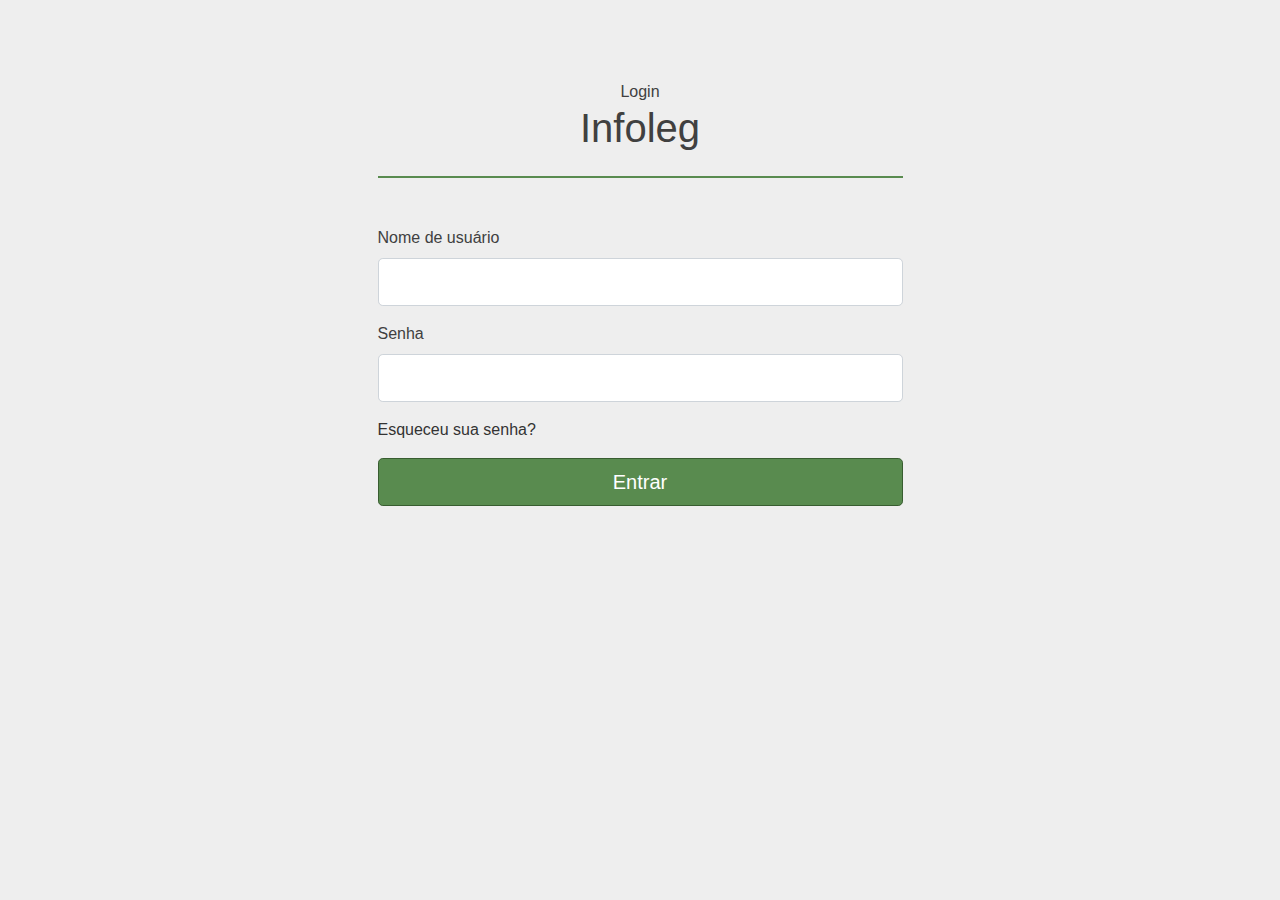
<file: login.html>
<!doctype html>
<html lang="pt-br">

  <head>
    <!-- Required meta tags -->
    <meta charset="utf-8">
    <meta name="viewport" content="width=device-width, initial-scale=1, shrink-to-fit=no">

    <!-- Bootstrap CSS -->
    <link rel="stylesheet" href="https://stackpath.bootstrapcdn.com/bootstrap/4.4.1/css/bootstrap.min.css">
    <link rel="stylesheet" href="css/style.css">
    <title>Login</title>
  </head>
  <body>
      <div class="container">
          <div class="row page-login">
              <div class="col-sm-12 col-md-6 offset-md-3">
                <span class="page-subtitle">Login</span>
                <h1 class="page-title">Infoleg</h1>
                <form>
                    <div class="form-group">
                      <label for="inputName">Nome de usuário</label>
                      <input type="text" name="inputName" required="required" class="form-control form-control-lg" id="inputName" aria-describedby="inputName">
                    </div>
                    <div class="form-group">
                      <label for="inputPassword">Senha</label>
                      <input type="password" name="inputPassword" required="required" class="form-control form-control-lg" id="inputPassword">
                    </div>
                    <div class="form-group">
                      <a href="#">Esqueceu sua senha?</a> 
                    </div>
                    <a href="pages/lista-reuniao.html" class="btn btn-block btn-lg btn-infoleg">Entrar</a>
                </form>
              </div>
          </div>
      </div>

    <!-- Optional JavaScript -->
    <!-- jQuery first, then Popper.js, then Bootstrap JS -->
    <script src="https://code.jquery.com/jquery-3.4.1.slim.min.js"></script>
    <script src="https://stackpath.bootstrapcdn.com/bootstrap/4.4.1/js/bootstrap.min.js"></script>
  </body>
</file>
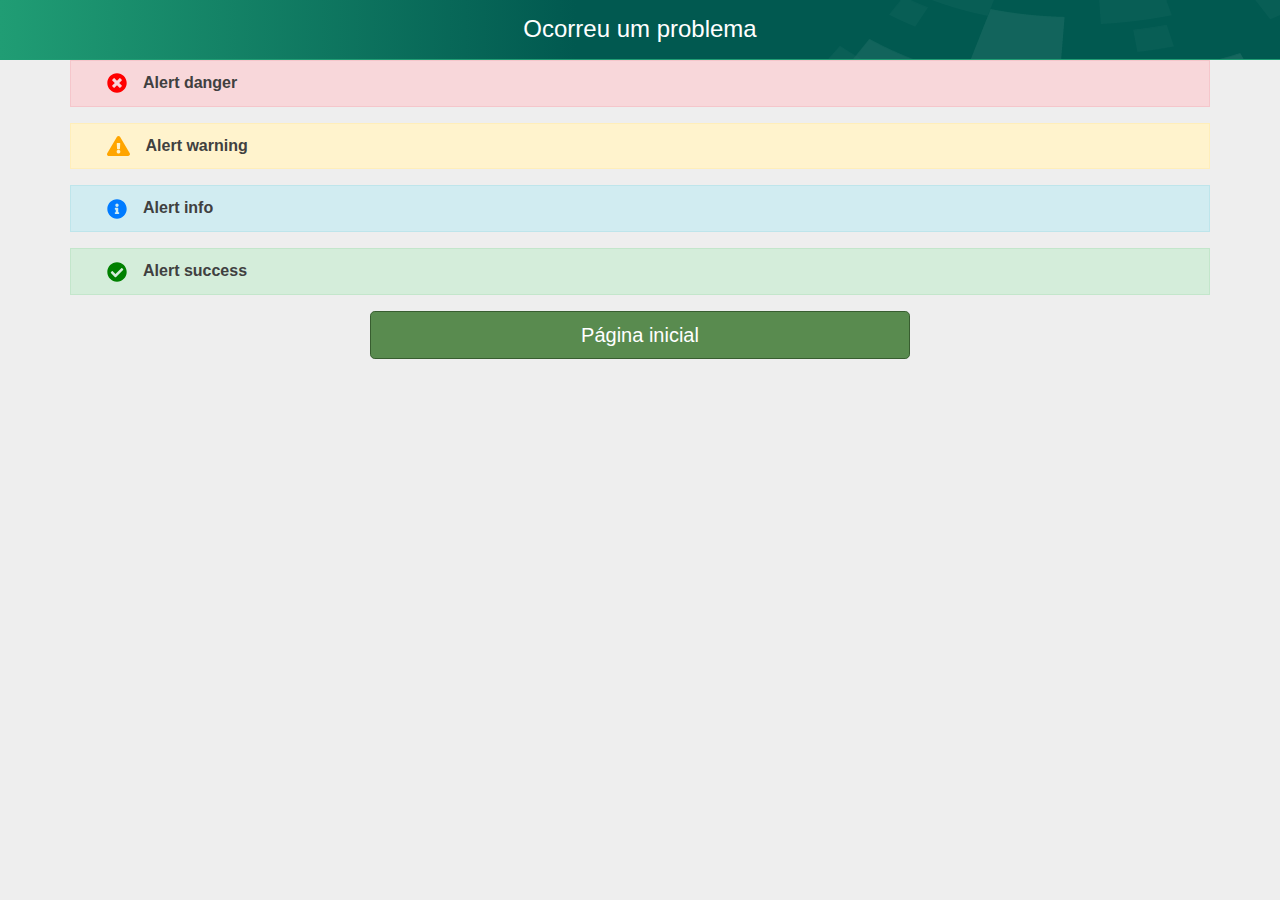
<file: pages/erro-generico.html>
<!doctype html>
<html lang="pt-br">

  <head>
    <!-- Required meta tags -->
    <meta charset="utf-8">
    <meta name="viewport" content="width=device-width, initial-scale=1, shrink-to-fit=no">

    <!-- Bootstrap CSS -->
    <link rel="stylesheet" href="https://stackpath.bootstrapcdn.com/bootstrap/4.4.1/css/bootstrap.min.css">
    <link rel="stylesheet" href="../css/style.css">
    <title>Registrar Voto</title>
  </head>
  <body>
    <div class="header">
      <h1 class="header__title header__title--center">
        Ocorreu um problema
      </h1>
    </div>
    <div class="container-sm">
        <div class="row">
          <div class="col-sm-12 page__margin-top">
            <div class="alert alert-danger no-border-radius" role="alert">
                <img src="../images/times-circle-solid.svg" alt="Imagem icone erro" class="message-alert erro-ckeck__icon" aria-hidden="true">
                <p class="result-text__title">Alert danger</p>
            </div>

            <div class="alert alert-warning no-border-radius" role="alert">
                <img src="../images/exclamation-triangle-solid.svg" alt="Imagem icone alerta" class="message-alert warning-triangle__icon" aria-hidden="true">
                <p class="result-text__title">Alert warning</p>
            </div>

            <div class="alert alert-info no-border-radius" role="alert">
                <img src="../images/info-circle-solid.svg" alt="Imagem icone informação" class="message-alert info-circle__icon" aria-hidden="true">
                <p class="result-text__title">Alert info</p>
            </div>

            <div class="alert alert-success no-border-radius" role="alert">
                <img src="../images/check-circle-solid.svg" alt="Imagem icone sucesso" class="message-alert ckeck-circle__icon" aria-hidden="true">
                <p class="result-text__title">Alert success</p>
            </div>
          </div>
        </div>
        <div class="row">
          <div class="col-sm-12 col-md-6 offset-md-3">
            <a href="lista-reuniao.html" class="btn btn-block btn-lg btn-infoleg">Página inicial</a>
          </div>
        </div>
    </div>

    <!-- Optional JavaScript -->
    <!-- jQuery first, then Popper.js, then Bootstrap JS -->
    <script src="https://code.jquery.com/jquery-3.4.1.slim.min.js"></script>
    <script src="https://stackpath.bootstrapcdn.com/bootstrap/4.4.1/js/bootstrap.min.js"></script>
  </body>
</file>
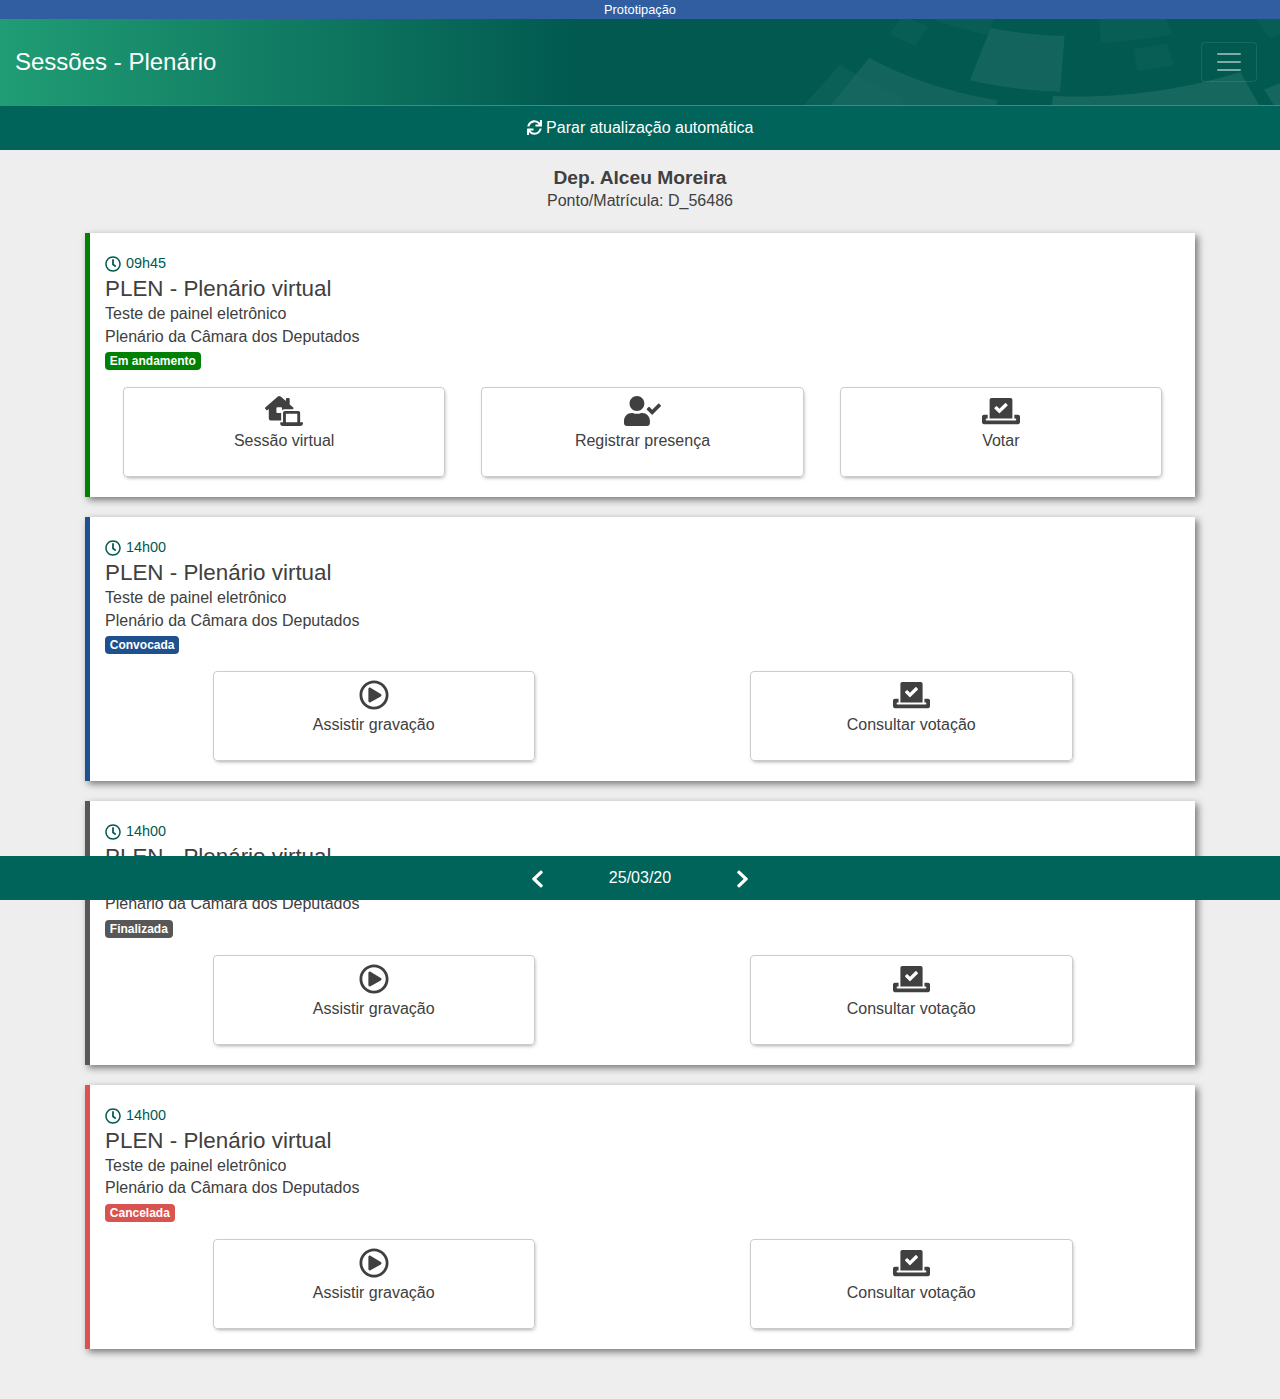
<file: pages/lista-reuniao.html>
<!doctype html>
<html lang="pt-br">
  <head>
    <!-- Required meta tags -->
    <meta charset="utf-8">
    <meta name="viewport" content="width=device-width, initial-scale=1, shrink-to-fit=no">

    <!-- Bootstrap CSS -->
    <link rel="stylesheet" href="https://stackpath.bootstrapcdn.com/bootstrap/4.4.1/css/bootstrap.min.css">
    <link rel="stylesheet" href="../css/style.css">
    <title>Sessão Plenário</title>
  </head>
  <body>
    <div class="status-aplicacao">
      <span class="status-aplicacao__prototipacao">Prototipação</span>
    </div>
    <div class="header">
      <h1 class="header__title">Sessões - Plenário</h1>
      <nav class="navbar navbar-dark">
        <button class="navbar-toggler" type="button" data-toggle="collapse" data-target="#navbarToggleExternalContent" aria-controls="navbarToggleExternalContent" aria-expanded="false" aria-label="Toggle navigation">
          <span class="navbar-toggler-icon"></span>
        </button>
      </nav>
    </div>

    <div class="navbar-infoleg collapse" id="navbarToggleExternalContent">
      <ul class="nav-list">
        <li class="nav-item">
          <img src="../images/code-solid.svg" alt="Icone exibir informações do dispositivo" class="subheader__icon">
          <a href="#" class="header__link-sair">Exibir informações do dispositivo</a>
        </li>
        <li class="nav-item">
          <img src="../images/sign-out-alt-solid.svg" alt="Icone sair" class="subheader__icon">
          <a href="../login.html" class="header__link-sair">Sair</a>
        </li>
      </ul>
    </div>

    <div class="subheader">
      <a href="#" class="subheader__link" onclick="changeImage()">
        <img id="update-data" src="../images/sync-solid.svg" alt="star stop icons" class="subheader__icon animate"> <span id="stop-play">Parar</span> atualização automática
      </a>
    </div>
    <div class="container-sm">
        <div class="row">
            <div class="col-md-12">
              <h6 class="dep-name dep-name__home">Dep. Alceu Moreira</h6>
              <p class="dep-registration">Ponto/Matrícula: D_56486</p>
              
              <ul class="cards-list">
                <li class="card-sessoes card-sessoes__ongoing">
                  <p class="card-sessoes__hora"><img src="../images/clock-regular.svg" alt="Ícone hora" class="card-sessoes__icon card-sessoes__icon--mini" aria-hidden="true">  09h45</p>
                  <h2 class="card-sessoes__title">PLEN - Plenário virtual</h2>
                  <p class="card-sessoes__text">Teste de painel eletrônico</p>
                  <p class="card-sessoes__text">Plenário da Câmara dos Deputados</p>
                  <span class="badge badge-primary badge--ongoing">Em andamento</span>
                  <div class="card-botoes">
                    <a href="#" class="card-botao">
                      <img src="../images/laptop-house-solid.svg" alt="" class="card-botao__icon" aria-hidden="true">
                      <p class="card-botao__text">Sessão virtual</p>
                    </a>
                    <a href="registrar-presenca-sucesso.html" class="card-botao">
                      <img src="../images/user-check-solid.svg" alt="" class="card-botao__icon" aria-hidden="true">
                      <p class="card-botao__text">Registrar presença</p>
                    </a>
                    <a href="votar.html" class="card-botao">
                      <img src="../images/vote-yea-solid.svg" alt="" class="card-botao__icon" aria-hidden="true">
                      <p class="card-botao__text">Votar</p>
                    </a>
                  </div>
                </li>

                <li class="card-sessoes card-sessoes__invoked">
                  <p class="card-sessoes__hora"><img src="../images/clock-regular.svg" alt="Ícone hora" class="card-sessoes__icon card-sessoes__icon--mini" aria-hidden="true">  14h00</p>
                  <h2 class="card-sessoes__title">PLEN - Plenário virtual</h2>
                  <p class="card-sessoes__text">Teste de painel eletrônico</p>
                  <p class="card-sessoes__text">Plenário da Câmara dos Deputados</p>
                  <span class="badge badge-primary badge--invoked">Convocada</span>
                  <div class="card-botoes">
                    <a href="#"  class="card-botao">
                      <img src="../images/play-circle-regular.svg" alt="" class="card-botao__icon" aria-hidden="true">
                      <p class="card-botao__text">Assistir gravação</p>
                    </a>
                    <a href="#"  class="card-botao">
                      <img src="../images/vote-yea-solid.svg" alt="" class="card-botao__icon" aria-hidden="true">
                      <p class="card-botao__text">Consultar votação</p>
                    </a>
                  </div>
                </li>

                <li class="card-sessoes card-sessoes__finished">
                  <p class="card-sessoes__hora"><img src="../images/clock-regular.svg" alt="Ícone hora" class="card-sessoes__icon card-sessoes__icon--mini" aria-hidden="true">  14h00</p>
                  <h2 class="card-sessoes__title">PLEN - Plenário virtual</h2>
                  <p class="card-sessoes__text">Teste de painel eletrônico</p>
                  <p class="card-sessoes__text">Plenário da Câmara dos Deputados</p>
                  <span class="badge badge-primary badge--finished">Finalizada</span>
                  <div class="card-botoes">
                    <a href="#"  class="card-botao">
                      <img src="../images/play-circle-regular.svg" alt="" class="card-botao__icon" aria-hidden="true">
                      <p class="card-botao__text">Assistir gravação</p>
                    </a>
                    <a href="#"  class="card-botao">
                      <img src="../images/vote-yea-solid.svg" alt="" class="card-botao__icon" aria-hidden="true">
                      <p class="card-botao__text">Consultar votação</p>
                    </a>
                  </div>
                </li>

                <li class="card-sessoes card-sessoes__cancelled">
                  <p class="card-sessoes__hora"><img src="../images/clock-regular.svg" alt="Ícone hora" class="card-sessoes__icon card-sessoes__icon--mini" aria-hidden="true">  14h00</p>
                  <h2 class="card-sessoes__title">PLEN - Plenário virtual</h2>
                  <p class="card-sessoes__text">Teste de painel eletrônico</p>
                  <p class="card-sessoes__text">Plenário da Câmara dos Deputados</p>
                  <span class="badge badge-primary badge--cancelled">Cancelada</span>
                  <div class="card-botoes">
                    <a href="#"  class="card-botao">
                      <img src="../images/play-circle-regular.svg" alt="" class="card-botao__icon" aria-hidden="true">
                      <p class="card-botao__text">Assistir gravação</p>
                    </a>
                    <a href="#"  class="card-botao">
                      <img src="../images/vote-yea-solid.svg" alt="" class="card-botao__icon" aria-hidden="true">
                      <p class="card-botao__text">Consultar votação</p>
                    </a>
                  </div>
                </li>
              </ul>
            </div>
        </div>
    </div>
    <div class="footer">
      <a class="footer__button footer__button--anterior">
        <img src="../images/chevron-left-solid.svg" alt="Dia anterior" class="footer__icon" aria-hidden="true">
        <span class="sr-only">Dia anterior</span>
      </a>
      <a href="#" class="footer__link-data">25/03/20</a>
      <a class="footer__button footer__button--proximo">
        <img src="../images/chevron-right-solid.svg" alt="Próximo dia" class="footer__icon" aria-hidden="true">
        <span class="sr-only">Próximo dia</span>
      </a>
    </div>

    <script>
        let textLink = document.getElementById('stop-play');
        let imgChange = document.getElementById('update-data');
        let hasClass = imgChange.classList.contains("animate");
        
        let changeImage = function (){    
          if (hasClass === true){        
            imgChange.src = '../images/play-circle-solid.svg';
            imgChange.classList.remove("subheader__icon","animate");
            imgChange.classList.add("play-sync__icon");
            textLink.innerHTML = "Iniciar";
            hasClass = false;
          }else{
            imgChange.src = '../images/sync-solid.svg';
            imgChange.classList.remove("play-sync__icon");
            imgChange.classList.add("subheader__icon", "animate");
            textLink.innerHTML = "Parar";
            hasClass = true;
          }
        }
    </script>

    <!-- Optional JavaScript -->
    <!-- jQuery first, then Popper.js, then Bootstrap JS -->
    <script src="https://code.jquery.com/jquery-3.4.1.slim.min.js"></script>
    <script src="https://stackpath.bootstrapcdn.com/bootstrap/4.4.1/js/bootstrap.min.js"></script>
  </body>
</html>
</file>
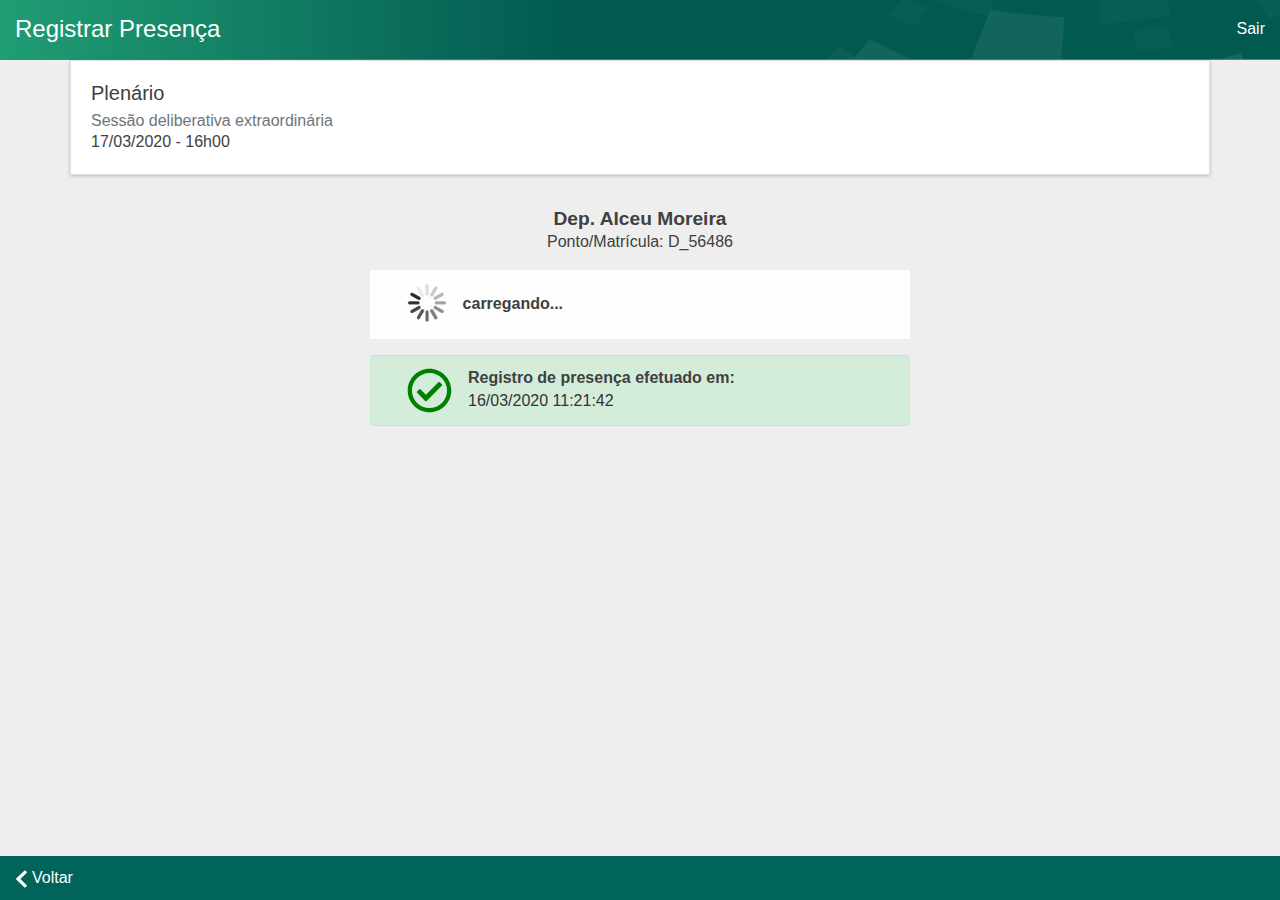
<file: pages/registrar-presenca-sucesso.html>
<!doctype html>
<html lang="pt-br">

  <head>
    <!-- Required meta tags -->
    <meta charset="utf-8">
    <meta name="viewport" content="width=device-width, initial-scale=1, shrink-to-fit=no">

    <!-- Bootstrap CSS -->
    <link rel="stylesheet" href="https://stackpath.bootstrapcdn.com/bootstrap/4.4.1/css/bootstrap.min.css">
    <link rel="stylesheet" href="../css/style.css">
    <title>Registrar Presença</title>
  </head>
  <body>
    <div class="header">
      <h1 class="header__title">
        Registrar Presença
      </h1>
      <a href="../login.html" class="header__link-sair">Sair</a>
    </div>
    <div class="container-sm">
        <div class="row">
          <div class="col-sm-12 page__margin-top">
            <div class="card card-session">
                <div class="card-body">
                    <h5 class="card-title">Plenário</h5>
                    <h6 class="card-subtitle text-muted">Sessão deliberativa extraordinária</h6>
                    <p class="card-text">17/03/2020 - 16h00</p>
                </div>
            </div>
          </div>

          <div class="col-sm-12 col-md-6 offset-md-3">
            <h6 class="dep-name">Dep. Alceu Moreira</h6>
            <p class="dep-registration">Ponto/Matrícula: D_56486</p>


            <div class="col-sm-12 page__margin-top text-center">
              <div class="alert alert-light no-border-radius" role="alert">
                  <img src="../images/loading.gif" alt="Imagem icone carregando" class="message-alert loading-circle__icon" aria-hidden="true">
                  <p class="result-text__title">carregando...</p>
              </div>
            </div>

            <div class="alert alert-success" role="alert">
                <img src="../images/check-circle-regular.svg" alt="Imagem icone sucesso" class="success-ckeck__icon" aria-hidden="true">
                <p class="result-text__title">Registro de presença efetuado em:</p>
                <p class="result-text">16/03/2020 11:21:42</p>
            </div>
          </div>
        </div>
    </div>
    <div class="footer footer--back">
      <a href="lista-reuniao.html" class="footer__button footer__button--anterior">
        <img src="../images/chevron-left-solid.svg" alt="Ícone voltar" class="footer__icon" aria-hidden="true"> Voltar
      </a>
    </div>

    <!-- Optional JavaScript -->
    <!-- jQuery first, then Popper.js, then Bootstrap JS -->
    <script src="https://code.jquery.com/jquery-3.4.1.slim.min.js"></script>
    <script src="https://stackpath.bootstrapcdn.com/bootstrap/4.4.1/js/bootstrap.min.js"></script>
  </body>
</file>
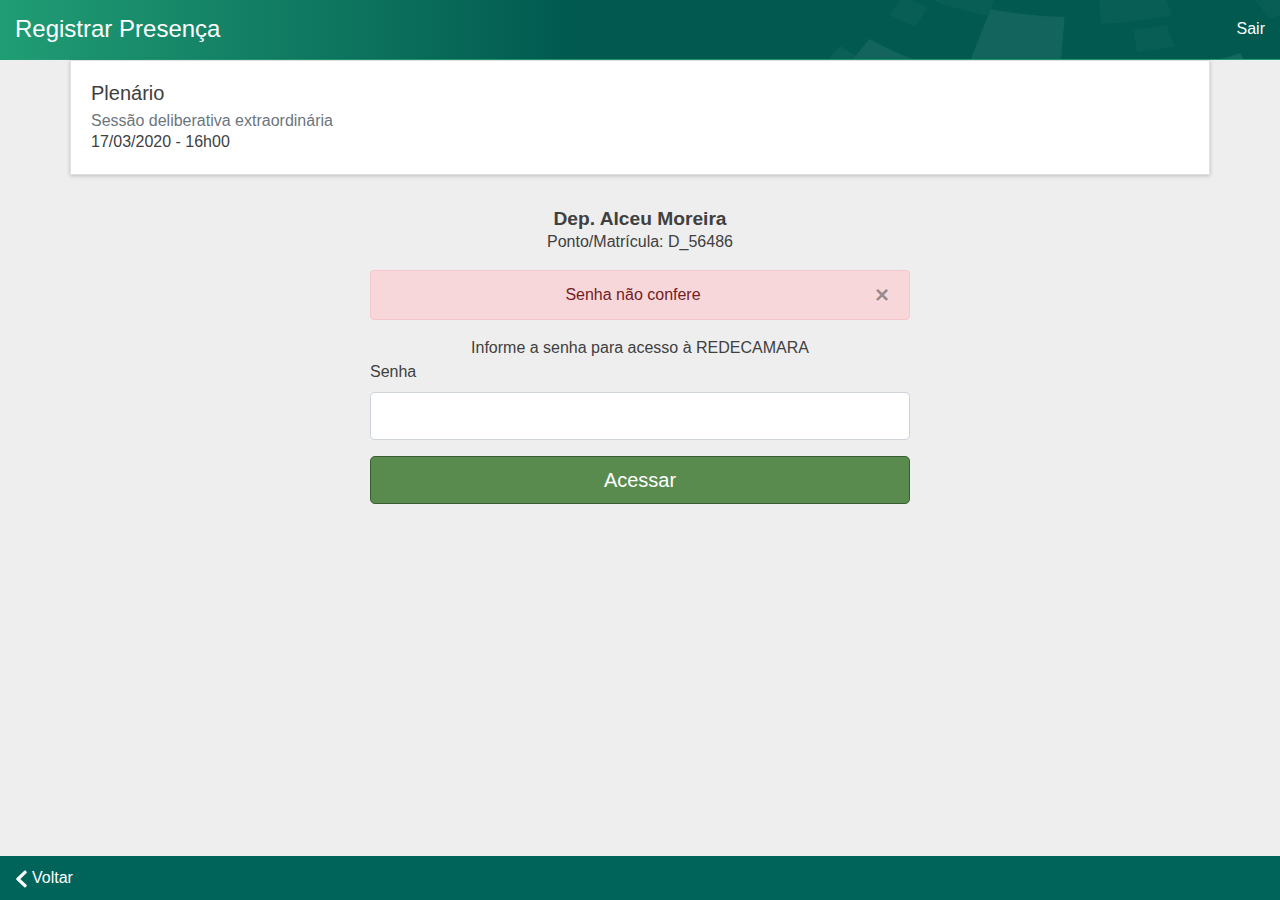
<file: pages/registrar-presenca.html>
<!doctype html>
<html lang="pt-br">

  <head>
    <!-- Required meta tags -->
    <meta charset="utf-8">
    <meta name="viewport" content="width=device-width, initial-scale=1, shrink-to-fit=no">

    <!-- Bootstrap CSS -->
    <link rel="stylesheet" href="https://stackpath.bootstrapcdn.com/bootstrap/4.4.1/css/bootstrap.min.css">
    <link rel="stylesheet" href="../css/style.css">
    <title>Registrar Presença</title>
  </head>
  <body>
    <div class="header">
      <h1 class="header__title">
        Registrar Presença
      </h1>
      <a href="../login.html" class="header__link-sair">Sair</a>
    </div>
    <div class="container-sm">
      <div class="row">
        <div class="col-sm-12 page__margin-top">
          <div class="card card-session">
              <div class="card-body">
                  <h5 class="card-title">Plenário</h5>
                  <h6 class="card-subtitle text-muted">Sessão deliberativa extraordinária</h6>
                  <p class="card-text">17/03/2020 - 16h00</p>
              </div>
          </div>
        </div>
        <div class="col-sm-12 col-md-6 offset-md-3">
          <h6 class="dep-name">Dep. Alceu Moreira</h6>
          <p class="dep-registration">Ponto/Matrícula: D_56486</p>
          <form>
              <div class="alert alert-danger text-center" role="alert">
                  Senha não confere
                  <button type="button" class="close" data-dismiss="alert" aria-label="Close">
                      <span aria-hidden="true">&times;</span>
                  </button>
              </div>
              <div class="form-group">
                <div class="text-center">Informe a senha para acesso à REDECAMARA</div>
                <label for="inputPassword">Senha</label>
                <input type="password" name="inputPassword" required="required" class="form-control form-control-lg" id="inputPassword">
              </div>
              <a href="registrar-presenca-sucesso.html" class="btn btn-block btn-lg btn-infoleg">Acessar</a>
          </form>
        </div>
      </div>
    </div>
    <div class="footer footer--back">
      <a href="lista-reuniao.html" class="footer__button footer__button--anterior">
        <img src="../images/chevron-left-solid.svg" alt="Ícone voltar" class="footer__icon" aria-hidden="true"> Voltar
      </a>
    </div>
    <!-- Optional JavaScript -->
    <!-- jQuery first, then Popper.js, then Bootstrap JS -->
    <script src="https://code.jquery.com/jquery-3.4.1.slim.min.js"></script>
    <script src="https://stackpath.bootstrapcdn.com/bootstrap/4.4.1/js/bootstrap.min.js"></script>
  </body>
</file>
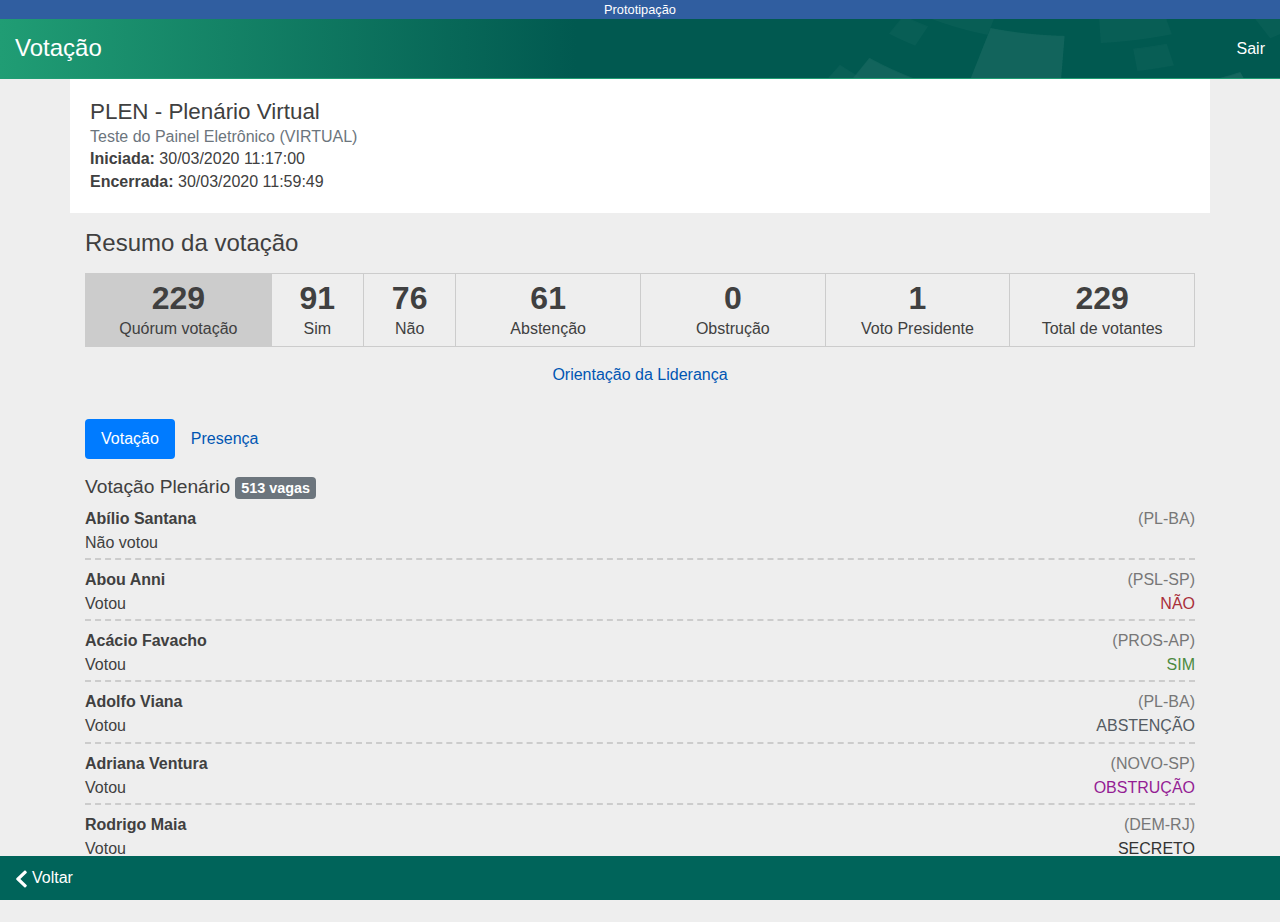
<file: pages/resultado-votacao.html>
<!doctype html>
<html lang="pt-br">

  <head>
    <!-- Required meta tags -->
    <meta charset="utf-8">
    <meta name="viewport" content="width=device-width, initial-scale=1, shrink-to-fit=no">

    <!-- Bootstrap CSS -->
    <link rel="stylesheet" href="https://stackpath.bootstrapcdn.com/bootstrap/4.4.1/css/bootstrap.min.css">
    <link rel="stylesheet" href="../css/style.css">
    <title>Resultado da votação</title>
  </head>
  <body>
    <div class="status-aplicacao">
        <span class="status-aplicacao__prototipacao">Prototipação</span>
    </div>

    <div class="header">
      <h1 class="header__title">Votação</h1>
      <a href="../login.html" class="header__link-sair">Sair</a>
    </div>

    <div class="container">
        <div class="row">
            <div class="col-12 page__margin-top">
                <div class="card-session">
                    <div class="card-session-body">
                        <h2 class="card-sessoes__title">PLEN - Plenário Virtual</h2>
                        <h3 class="card-sessoes__text text-muted">Teste do Painel Eletrônico (VIRTUAL)</h3>
                        <p class="card-sessoes__text"><strong>Iniciada:</strong> 30/03/2020 11:17:00</p>
                        <p class="card-sessoes__text"><strong>Encerrada:</strong> 30/03/2020 11:59:49</p>
                    </div>
                </div>
            </div>
        </div>
        <h3 class="vote-title-coluns">Resumo da votação</h3>
        <ul class="row row-cols-2">
            <li class="col-12 col-md-2 container-votes">
                <div class="panel-votes">
                    <p class="panel-votes-num">229</p>
                    <p class="panel-votes-text">Quórum votação</p>
                </div>
            </li>
            <li class="col-6 col-md-1 container-votes">
                <div class="panel-votes">
                    <p class="panel-votes-num">91</p>
                    <p class="panel-votes-text">Sim</p>
                </div>
            </li>
            <li class="col-6 col-md-1 container-votes">
                <div class="panel-votes">
                    <p class="panel-votes-num">76</p>
                    <p class="panel-votes-text">Não</p>
                </div>
            </li>
            <li class="col-6 col-md-2 container-votes">
                <div class="panel-votes">
                    <p class="panel-votes-num">61</p>
                    <p class="panel-votes-text">Abstenção</p>
                </div>
            </li>
            <li class="col-6 col-md-2 container-votes">
                <div class="panel-votes">
                    <p class="panel-votes-num">0</p>
                    <p class="panel-votes-text">Obstrução</p>
                </div>
            </li>
            <li class="col-6 col-md-2 container-votes">
                <div class="panel-votes">
                    <p class="panel-votes-num">1</p>
                    <p class="panel-votes-text">Voto Presidente</p>
                </div>
            </li>
            <li class="col-6 col-md-2 container-votes">
                <div class="panel-votes">
                    <p class="panel-votes-num">229</p>
                    <p class="panel-votes-text">Total de votantes</p>
                </div>
            </li>
        </ul>
        <div>
            <p class="orientacao-lideranca">
                <a class="orientacao-lideranca__link" data-toggle="collapse" href="#collapseExample" role="button" aria-expanded="false" aria-controls="collapseExample"> Orientação da Liderança</a>
            </p>
            <div class="collapse" id="collapseExample">
                <ul class="row row-cols-2 voting-result__list">
                    <li class="col-6 col-md-2 voting-result__item">
                        <p class="voting-result__item-vote">PT</p>
                        <span class="text-vote__sim">Sim</span>
                    </li>
                    <li class="col-6 col-md-2 voting-result__item">
                        <p class="voting-result__item-vote">PSL</p>
                        <span class="text-vote__sim">Sim</span>
                    </li>
                    <li class="col-6 col-md-2 voting-result__item">
                        <p class="voting-result__item-vote">PL</p>
                        <span class="text-vote__nao">Não</span>
                    </li>
                    <li class="col-6 col-md-2 voting-result__item">
                        <p class="voting-result__item-vote">PP</p>
                        <span class="text-vote__nao">Não</span>
                    </li>
                    <li class="col-6 col-md-2 voting-result__item">
                        <p class="voting-result__item-vote">PSD</p>
                        <span class="text-vote__abstencao">Abstenção</span>
                    </li>
                    <li class="col-6 col-md-2 voting-result__item">
                        <p class="voting-result__item-vote">MDB</p>
                        <span class="text-vote__abstencao">Abstenção</span>
                    </li>
                    <li class="col-6 col-md-2 voting-result__item">
                        <p class="voting-result__item-vote">PSDB</p>
                        <span class="text-vote__sim">Sim</span>
                    </li>
                    <li class="col-6 col-md-2 voting-result__item">
                        <p class="voting-result__item-vote">REPUBLICANOS</p>
                        <span class="text-vote__liberado">Liberado</span>
                    </li>
                    <li class="col-6 col-md-2 voting-result__item">
                        <p class="voting-result__item-vote">PSB</p>
                        <span class="text-vote__liberado">Liberado</span>
                    </li>
                    <li class="col-6 col-md-2 voting-result__item">
                        <p class="voting-result__item-vote">PDT</p>
                        <span class="text-vote__liberado">Liberado</span>
                    </li>
                    <li class="col-6 col-md-2 voting-result__item">
                        <p class="voting-result__item-vote">DEM</p>
                        <span class="text-vote__liberado">Liberado</span>
                    </li>
                    <li class="col-6 col-md-2 voting-result__item">
                        <p class="voting-result__item-vote">SOLIDARIEDADE</p>
                        <span class="text-vote__liberado">Liberado</span>
                    </li>
                    <li class="col-6 col-md-2 voting-result__item">
                        <p class="voting-result__item-vote">PTB</p>
                        <span class="text-vote__liberado">Liberado</span>
                    </li>
                    <li class="col-6 col-md-2 voting-result__item">
                        <p class="voting-result__item-vote">PODE</p>
                        <span class="text-vote__liberado">Liberado</span>
                    </li>
                    <li class="col-6 col-md-2 voting-result__item">
                        <p class="voting-result__item-vote">PSOL</p>
                        <span class="text-vote__obstrucao">Obstrução</span>
                    </li>
                    <li class="col-6 col-md-2 voting-result__item">
                        <p class="voting-result__item-vote">PROS</p>
                        <span class="text-vote__liberado">Liberado</span>
                    </li>
                    <li class="col-6 col-md-2 voting-result__item">
                        <p class="voting-result__item-vote">PSC</p>
                        <span class="text-vote__liberado">Liberado</span>
                    </li>
                    <li class="col-6 col-md-2 voting-result__item">
                        <p class="voting-result__item-vote">CIDADANIA</p>
                        <span class="text-vote__liberado">Liberado</span>
                    </li>
                    <li class="col-6 col-md-2 voting-result__item">
                        <p class="voting-result__item-vote">PCdoB</p>
                        <span class="text-vote__liberado">Liberado</span>
                    </li>
                    <li class="col-6 col-md-2 voting-result__item">
                        <p class="voting-result__item-vote">NOVO</p>
                        <span class="text-vote__liberado">Liberado</span>
                    </li>
                    <li class="col-6 col-md-2 voting-result__item">
                        <p class="voting-result__item-vote">AVANTE</p>
                        <span class="text-vote__liberado">Liberado</span>
                    </li>
                    <li class="col-6 col-md-2 voting-result__item">
                        <p class="voting-result__item-vote">PATRIOTA</p>
                        <span class="text-vote__liberado">Liberado</span>
                    </li>
                    <li class="col-6 col-md-2 voting-result__item">
                        <p class="voting-result__item-vote">PV</p>
                        <span class="text-vote__liberado">Liberado</span>
                    </li>
                    <li class="col-6 col-md-2 voting-result__item">
                        <p class="voting-result__item-vote">REDE</p>
                        <span class="text-vote__liberado">Liberado</span>
                    </li>
                    <li class="col-6 col-md-2 voting-result__item">
                        <p class="voting-result__item-vote">MAIORIA</p>
                        <span class="text-vote__obstrucao">Obstrução</span>
                    </li>
                    <li class="col-6 col-md-2 voting-result__item">
                        <p class="voting-result__item-vote">MINORIA</p>
                        <span class="text-vote__obstrucao">Obstrução</span>
                    </li>
                    <li class="col-6 col-md-2 voting-result__item">
                        <p class="voting-result__item-vote">GOVERNO</p>
                        <span class="text-vote__liberado">Liberado</span>
                    </li>
                </ul>
            </div>
        </div>

        <div class="row voting-result-container">
            <div class="col-12">
                <ul class="nav nav-pills" id="myTab" role="tablist">
                    <li class="nav-item">
                        <a class="nav-link__vote nav-link active" id="votos-tab" data-toggle="tab" href="#votos" role="tab" aria-controls="votos" aria-selected="false">Votação</a>
                    </li>
                    <li class="nav-item">
                        <a class="nav-link__vote nav-link" id="presenca-tab" data-toggle="tab" href="#presenca" role="tab" aria-controls="presenca" aria-selected="true">Presença</a>
                    </li>
                </ul>
                
                <div class="tab-content" id="myTabContent">
                    <div class="tab-pane fade show active" id="votos" role="tabpanel" aria-labelledby="votos-tab">
                        <div class="row">
                            <div class="col-12">
                                <h4 class="tab__title">Votação Plenário <span class="badge badge-secondary">513 vagas</span></h4>
                            </div>
                            <ul class="col-12 tab__list">
                                <li class="tab__item  tab__item-vote">
                                    <p class="tab__item-name">
                                        Abílio Santana <span class="tab__item-partido">(PL-BA)</span>
                                    </p>
                                    <p>Não votou</p>
                                </li>
                                
                                <li class="tab__item tab__item-vote">
                                    <p class="tab__item-name">
                                        Abou Anni <span class="tab__item-partido">(PSL-SP)</span>
                                    </p>
                                    <p>Votou <span class="text-vote__nao">NÃO</span></p>
                                </li>
                            
                                <li class="tab__item tab__item-vote">
                                    <p class="tab__item-name">
                                        Acácio Favacho <span class="tab__item-partido">(PROS-AP)</span>
                                    </p>
                                    <p>Votou <span class="text-vote__sim">SIM</span></p>
                                </li>

                                <li class="tab__item tab__item-vote">
                                    <p class="tab__item-name">
                                        Adolfo Viana <span class="tab__item-partido">(PL-BA)</span>
                                    </p>
                                    <p>Votou <span class="text-vote__abstencao">ABSTENÇÃO</span></p>
                                </li>

                                <li class="tab__item tab__item-vote">
                                    <p class="tab__item-name">
                                        Adriana Ventura <span class="tab__item-partido">(NOVO-SP)</span>
                                    </p>
                                    <p>Votou<span class="text-vote__obstrucao">OBSTRUÇÃO</span></p>
                                </li>

                                <li class="tab__item tab__item-vote">
                                    <p class="tab__item-name">
                                        Rodrigo Maia <span class="tab__item-partido">(DEM-RJ)</span>
                                    </p>
                                    <p>Votou<span class="text-vote__presidente">SECRETO</span></p>
                                </li>
                            </ul>
                        </div>
                    </div>
                    
                    <div class="tab-pane fade" id="presenca" role="tabpanel" aria-labelledby="presenca-tab">
                        <div class="row">
                            <div class="col-12">
                                <h4 class="tab__title">CCJC - Comissão de Constituição e Justiça e Cidadania</h4>
                                <p class="tab__subtitle-legend">
                                   <span><span class="badge badge-dark">63</span> <strong>Quórum</strong></span>
                                   <span><span class="badge-titular"></span> Titular</span>
                                   <span><span class="badge-suplente"></span> Suplente</span>
                                </p>
                            </div>
                            <ul class="col-12 tab__list">
                                <li class="tab__item">
                                    <p class="tab__bloco">
                                        <span class="tab__bloco--partido">
                                            <span>Bloco - </span>
                                            <span>PT</span>
                                        </span>
                                        <span class="tab__bloco-vagas">(3 Vagas)</span>
                                    </p>
                                    <ul class="tab__parlamentares">
                                        <li class="parlamentar-titular__container">
                                            <span class="parlamentar-titular">
                                                <span class="badge-titular"></span>
                                                <span class="nome-titular">Alessandro Molon</span>
                                            </span>
                                            <span class="data-voto">
                                                <span class="data-voto__data">01/04/14</span>
                                                <span class="data-voto__hora">15:34</span>
                                                <span class="data-voto__contabilizado">(*)</span>
                                            </span>
                                        </li>
                                        <li class="parlamentar-suplente__container">
                                            <span class="parlamentar-suplente">
                                                <span class="badge-suplente"></span>
                                                <span class="nome-suplente">Efraim Filho</span>
                                            </span>
                                            <span class="data-voto">
                                                <span class="data-voto__data">01/04/14</span>
                                                <span class="data-voto__hora">15:27</span>
                                                <span class="data-voto__nao-contabilizado">(-)</span>
                                            </span>
                                        </li>
                                        <li class="parlamentar-titular__container">
                                            <span class="parlamentar-titular">
                                                <span class="badge-titular"></span>
                                                <span class="nome-titular">Cândido Vaccarezza</span>
                                            </span>
                                            <span class="data-voto">
                                                <span class="data-voto__data">01/04/14</span>
                                                <span class="data-voto__hora">15:34</span>
                                                <span class="data-voto__contabilizado">(*)</span>
                                            </span>
                                        </li>
                                        <li class="parlamentar-suplente__container">
                                            <span class="parlamentar-suplente">
                                                <span class="badge-suplente"></span>
                                                <span class="nome-suplente">Fátima Bezerra</span>
                                            </span>
                                            <span class="data-voto">
                                                <span class="data-voto__data">01/04/14</span>
                                                <span class="data-voto__hora">15:27</span>
                                                <span class="data-voto__nao-contabilizado">(-)</span>
                                            </span>
                                        </li>
                                        <li class="parlamentar-titular__container">
                                            <span class="parlamentar-titular">
                                                <span class="badge-titular"></span>
                                                <span class="nome-titular">Décio Lima</span>
                                            </span>
                                            <span class="data-voto">
                                                <span class="data-voto__data">01/04/14</span>
                                                <span class="data-voto__hora">15:21</span>
                                                <span class="data-voto__contabilizado">(*)</span>
                                            </span>
                                        </li>
                                        <li class="parlamentar-suplente__container">
                                            <span class="parlamentar-suplente">
                                                <span class="badge-suplente"></span>
                                                <span class="nome-suplente">Francisco Chagas</span>
                                            </span>
                                            <span class="data-voto">
                                                <span class="data-voto__data">01/04/14</span>
                                                <span class="data-voto__hora">15:27</span>
                                                <span class="data-voto__nao-contabilizado">(-)</span>
                                            </span>
                                        </li>
                                    </ul>
                                </li>
                                <li class="tab__item">
                                    <p class="tab__bloco">
                                        <span class="tab__bloco--partido">
                                            <span>Bloco - </span>
                                            <span>PMDB</span>
                                        </span>
                                        <span class="tab__bloco-vagas">(2 Vagas)</span>
                                    </p>
                                    <ul class="tab__parlamentares">
                                        <li class="parlamentar-titular__container">
                                            <span class="parlamentar-titular">
                                                <span class="badge-titular"></span>
                                                <span class="nome-titular">Alceu Moreira</span>
                                            </span>
                                            <span class="data-voto">
                                                <span class="data-voto__data">01/04/14</span>
                                                <span class="data-voto__hora">15:11</span>
                                                <span class="data-voto__contabilizado">(*)</span>
                                            </span>
                                        </li>
                                        <li class="parlamentar-suplente__container">
                                            <span class="parlamentar-suplente">
                                                <span class="badge-suplente"></span>
                                                <span class="nome-suplente">Alberto Filho</span>
                                            </span>
                                            <span class="data-voto">
                                                <span class="data-voto__data">01/04/14</span>
                                                <span class="data-voto__hora">14:37</span>
                                                <span class="data-voto__nao-contabilizado">(*)</span>
                                            </span>
                                        </li>
                                        <li class="parlamentar-titular__container">
                                            <span class="parlamentar-titular">
                                                <span class="badge-titular"></span>
                                                <span class="nome-titular">Danilo Forte</span>
                                            </span>
                                            <span class="data-voto">
                                                <span class="data-voto__data">01/04/14</span>
                                                <span class="data-voto__hora">14:44</span>
                                                <span class="data-voto__contabilizado">(*)</span>
                                            </span>
                                        </li>
                                        <li class="parlamentar-suplente__container">
                                            <span class="parlamentar-suplente">
                                                <span class="badge-suplente"></span>
                                                <span class="nome-suplente">Amir Lando</span>
                                            </span>
                                            <span class="data-voto">
                                                <span class="data-voto__data">01/04/14</span>
                                                <span class="data-voto__hora">14:37</span>
                                                <span class="data-voto__nao-contabilizado"></span>
                                            </span>
                                        </li>
                                    </ul>
                                </li>
                            </ul>

                            <div class="col-12">
                                <p class="tab__legend">
                                    <span>Não membro(s) presente(s)</span>
                                    <ul class="tab__parlamentares">
                                        <li class="parlamentar-titular__container nao-membro">
                                            <span class="parlamentar-titular">
                                                <span class="nome-titular">Luiza Erundina</span>
                                                <span class="partido-titular">PSB-SP</span>
                                            </span>
                                            <span class="data-voto">
                                                <span class="data-voto__data">01/04/14</span>
                                                <span class="data-voto__hora">16:06</span>
                                                <span class="data-voto__contabilizado">(-)</span>
                                            </span>
                                        </li>
                                        <li class="parlamentar-titular__container nao-membro">
                                            <span class="parlamentar-titular">
                                                <span class="nome-titular">Rosane Ferreira</span>
                                                <span class="partido-titular">PV-PR</span>
                                            </span>
                                            <span class="data-voto">
                                                <span class="data-voto__data">01/04/14</span>
                                                <span class="data-voto__hora">14:29</span>
                                                <span class="data-voto__contabilizado">(-)</span>
                                            </span>
                                        </li>
                                        <li class="parlamentar-titular__container nao-membro">
                                            <span class="parlamentar-titular">
                                                <span class="nome-titular">Paulo Freire</span>
                                                <span class="partido-titular">PR-SP</span>
                                            </span>
                                            <span class="data-voto">
                                                <span class="data-voto__data">01/04/14</span>
                                                <span class="data-voto__hora">14:55</span>
                                                <span class="data-voto__contabilizado">(-)</span>
                                            </span>
                                        </li>
                                    </ul>
                                    <span class="tab__legend-status">
                                         <span class="tab__legend-status--title">Presenças</span>
                                         <span class="tab__legend-status--desc"><span class="text-muted">(*)</span> Contabilizada no quórum.</span>
                                         <span class="tab__legend-status--desc"><span class="text-muted">(-)</span> Não contabilizada por ultrapassar o total de vagas do partido/bloco.</span>
                                     </span>
                                 </p>
                            </div>
                        </div>
                    </div>
                </div>
            </div>
        </div>
    </div>

    <div class="footer footer--back">
      <a href="lista-reuniao.html" class="footer__button footer__button--anterior">
        <img src="../images/chevron-left-solid.svg" alt="Ícone voltar" class="footer__icon" aria-hidden="true"> Voltar
      </a>
    </div>

    <!-- Optional JavaScript -->
    <!-- jQuery first, then Popper.js, then Bootstrap JS -->
    <script src="https://code.jquery.com/jquery-3.4.1.slim.min.js"></script>
    <script src="https://stackpath.bootstrapcdn.com/bootstrap/4.4.1/js/bootstrap.min.js"></script>
  </body>
</file>
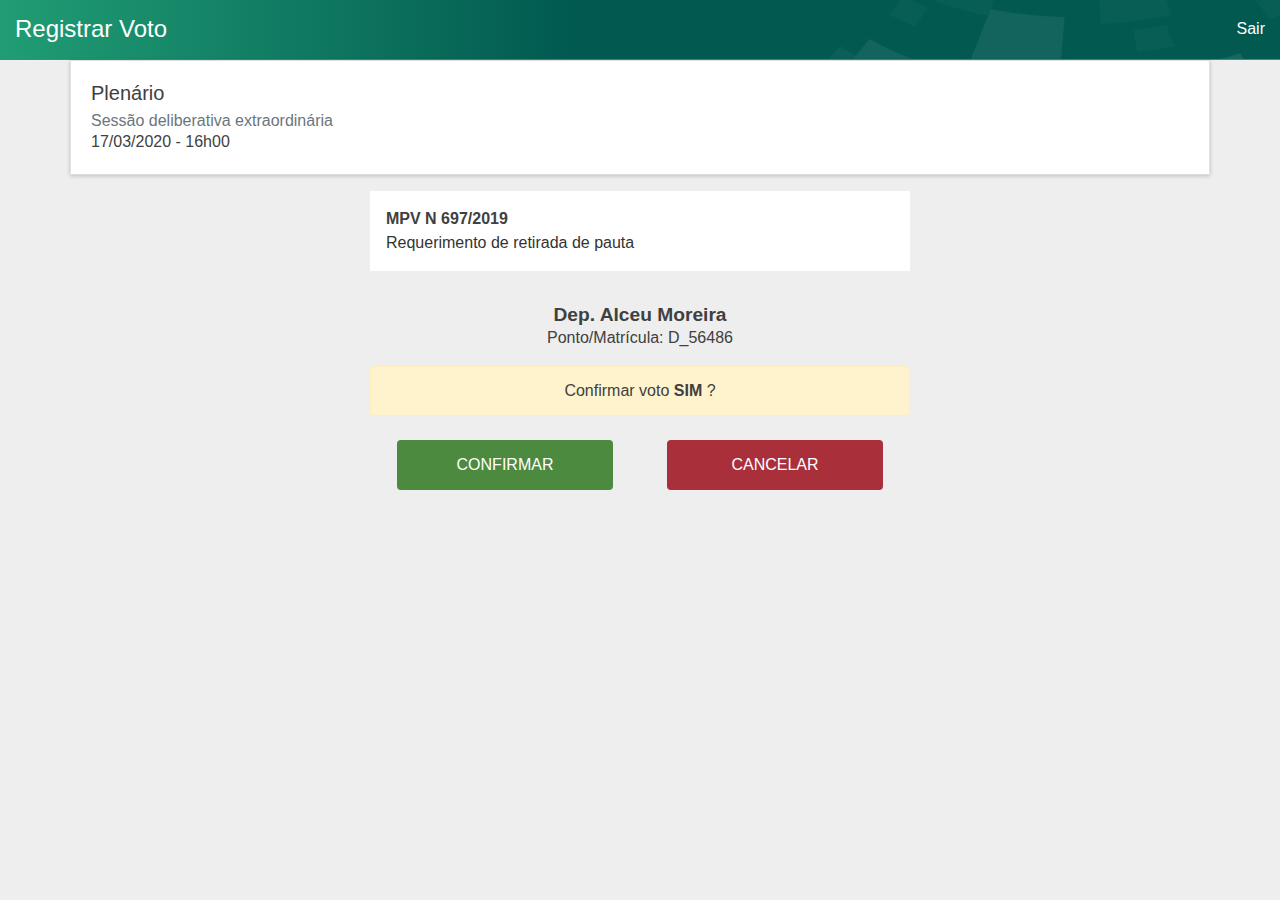
<file: pages/votar-confirmacao.html>
<!doctype html>
<html lang="pt-br">

  <head>
    <!-- Required meta tags -->
    <meta charset="utf-8">
    <meta name="viewport" content="width=device-width, initial-scale=1, shrink-to-fit=no">

    <!-- Bootstrap CSS -->
    <link rel="stylesheet" href="https://stackpath.bootstrapcdn.com/bootstrap/4.4.1/css/bootstrap.min.css">
    <link rel="stylesheet" href="../css/style.css">
    <title>Registrar Voto</title>
  </head>
  <body>
    <div class="header">
      <h1 class="header__title">
        Registrar Voto
      </h1>
      <a href="../login.html" class="header__link-sair">Sair</a>
    </div>
    <div class="container-sm">
        <div class="row">
          <div class="col-sm-12 page__margin-top">
            <div class="card card-session">
                <div class="card-body">
                    <h5 class="card-title">Plenário</h5>
                    <h6 class="card-subtitle text-muted">Sessão deliberativa extraordinária</h6>
                    <p class="card-text">17/03/2020 - 16h00</p>
                </div>
            </div>
          </div>

          <div class="col-sm-12 col-md-6 offset-md-3">

            <div class="container__vote" role="alert">
                <strong>MPV N 697/2019</strong> 
                <span class="result-text">Requerimento de retirada de pauta</span>
            </div>

            <h6 class="dep-name">Dep. Alceu Moreira</h6>
            <p class="dep-registration">Ponto/Matrícula: D_56486</p>

            <div class="alert alert-warning text-center" role="alert">
                <span>Confirmar voto <strong>SIM</strong> ?</span>
            </div>

            <div class="votar-botoes">
                <a href="votar-sucesso.html" class="btn-sim btn-votar">CONFIRMAR</a>
                <a href="votar.html" class="btn-nao btn-votar">CANCELAR</a>
            </div>
          </div>

        </div>
    </div>

    <!-- Optional JavaScript -->
    <!-- jQuery first, then Popper.js, then Bootstrap JS -->
    <script src="https://code.jquery.com/jquery-3.4.1.slim.min.js"></script>
    <script src="https://stackpath.bootstrapcdn.com/bootstrap/4.4.1/js/bootstrap.min.js"></script>
  </body>
</file>
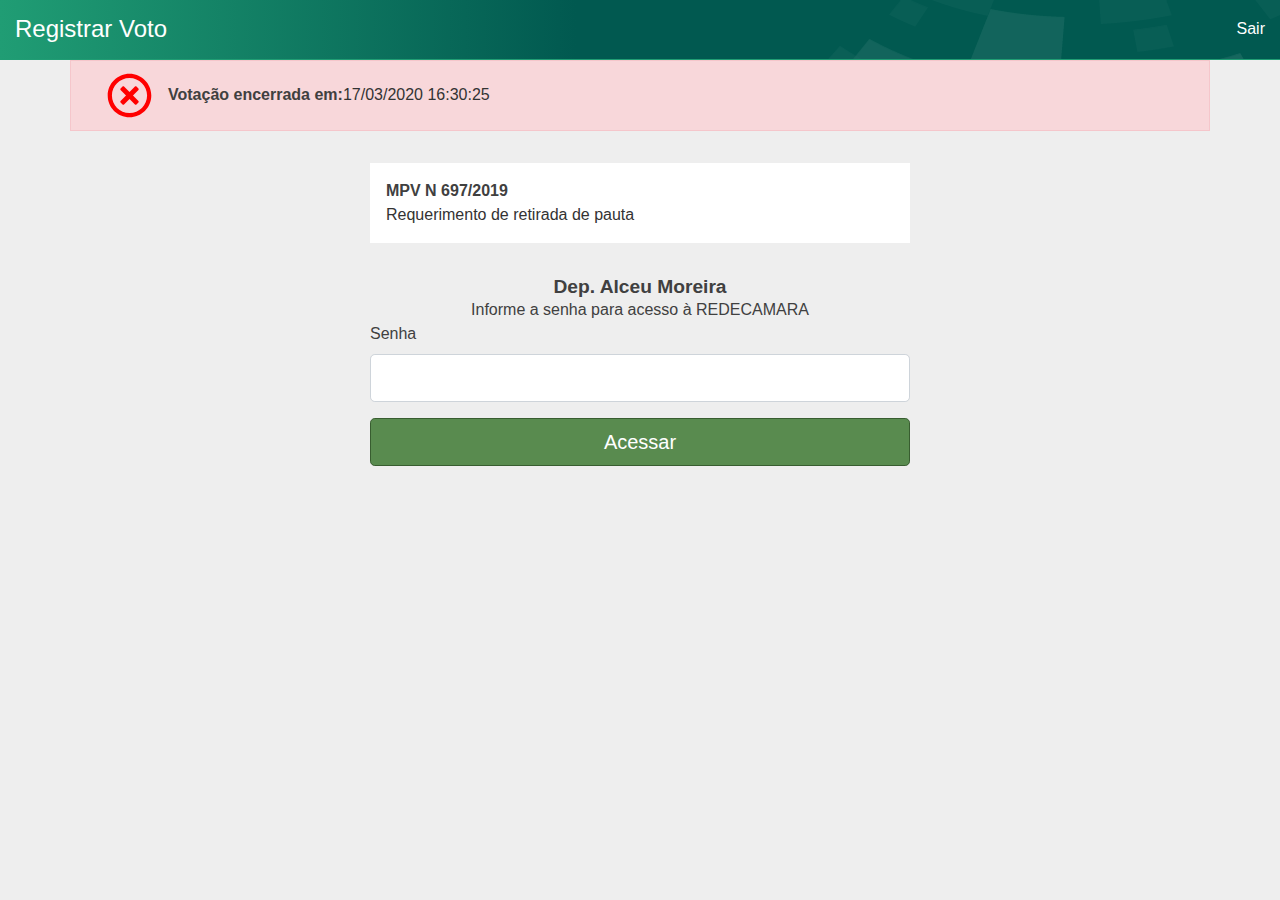
<file: pages/votar-registrar.html>
<!doctype html>
<html lang="pt-br">

  <head>
    <!-- Required meta tags -->
    <meta charset="utf-8">
    <meta name="viewport" content="width=device-width, initial-scale=1, shrink-to-fit=no">

    <!-- Bootstrap CSS -->
    <link rel="stylesheet" href="https://stackpath.bootstrapcdn.com/bootstrap/4.4.1/css/bootstrap.min.css">
    <link rel="stylesheet" href="../css/style.css">
    <title>Registrar Voto</title>
  </head>
  <body>
    <div class="header">
      <h1 class="header__title">
        Registrar Voto
      </h1>
      <a href="../login.html" class="header__link-sair">Sair</a>
    </div>
    <div class="container-sm">
        <div class="row">
          <div class="col-sm-12 page__margin-top">
            <!--<div class="card card-session">
                <div class="card-body">
                    <h5 class="card-title">Plenário</h5>
                    <h6 class="card-subtitle text-muted">Sessão deliberativa extraordinária</h6>
                    <p class="card-text">17/03/2020 - 16h00</p>
                </div>
            </div>>-->
            <div class="alert alert-danger no-border-radius" role="alert">
                <img src="../images/times-circle-regular.svg" alt="Imagem icone erro" class="erro-ckeck__icon" aria-hidden="true">
                <p class="result-text__title">Votação encerrada em:</p>
                <p class="result-text">17/03/2020 16:30:25</p>
            </div>
          </div>

          <div class="col-sm-12 col-md-6 offset-md-3">
            <div class="container__vote" role="alert">
                <strong>MPV N 697/2019</strong> 
                <span class="result-text">Requerimento de retirada de pauta</span>
            </div>

            <h6 class="dep-name">Dep. Alceu Moreira</h6>
            <form>
                <div class="form-group">
                  <div class="text-center">Informe a senha para acesso à REDECAMARA</div>
                  <label for="inputPassword">Senha</label>
                  <input type="password" name="inputPassword" required="required" class="form-control form-control-lg" id="inputPassword">
                </div>
                <a href="votar-sucesso.html" class="btn btn-block btn-lg btn-infoleg">Acessar</a>
            </form>
          </div>
        </div>
    </div>

    <!-- Optional JavaScript -->
    <!-- jQuery first, then Popper.js, then Bootstrap JS -->
    <script src="https://code.jquery.com/jquery-3.4.1.slim.min.js"></script>
    <script src="https://stackpath.bootstrapcdn.com/bootstrap/4.4.1/js/bootstrap.min.js"></script>
  </body>
</file>
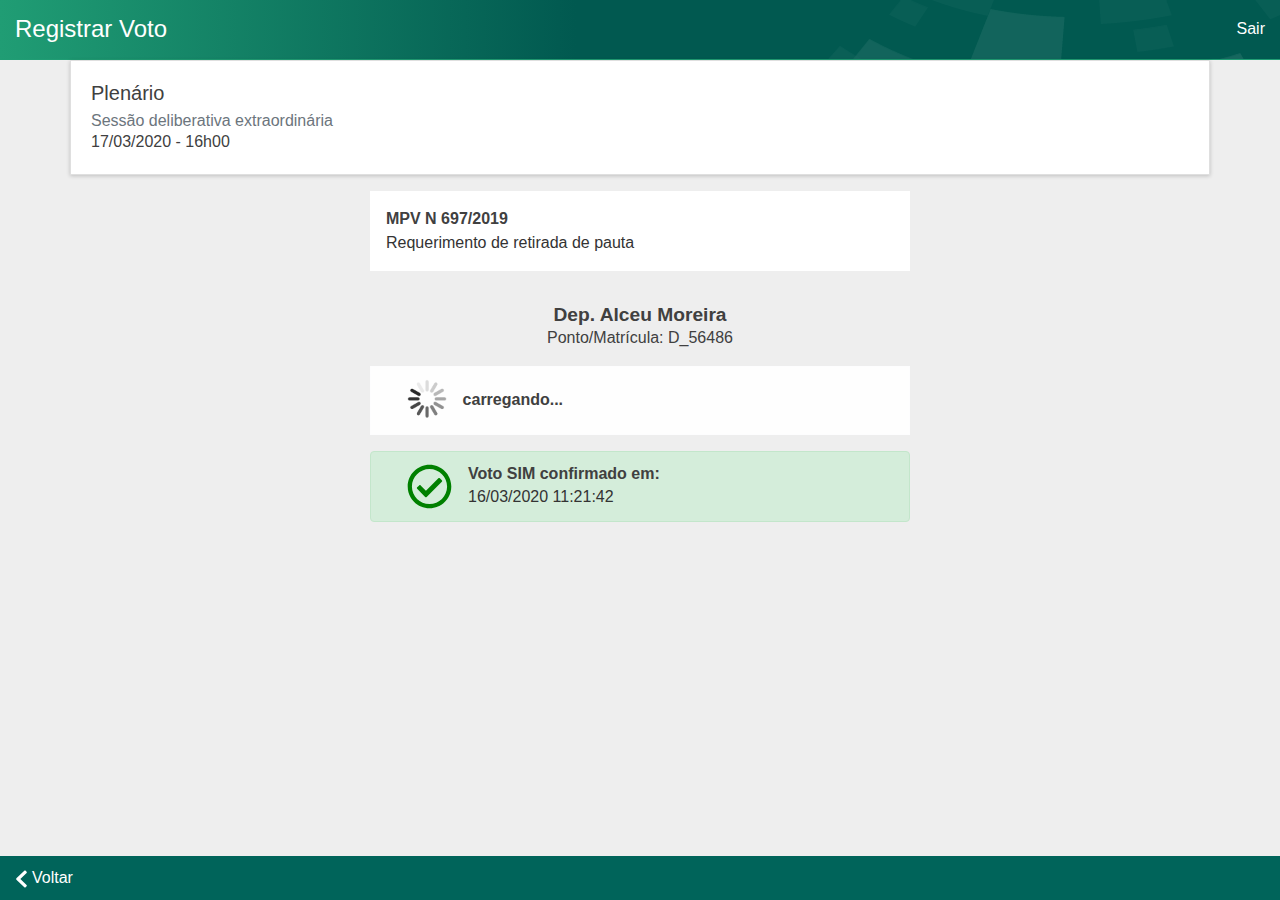
<file: pages/votar-sucesso.html>
<!doctype html>
<html lang="pt-br">

  <head>
    <!-- Required meta tags -->
    <meta charset="utf-8">
    <meta name="viewport" content="width=device-width, initial-scale=1, shrink-to-fit=no">

    <!-- Bootstrap CSS -->
    <link rel="stylesheet" href="https://stackpath.bootstrapcdn.com/bootstrap/4.4.1/css/bootstrap.min.css">
    <link rel="stylesheet" href="../css/style.css">
    <title>Registrar Voto</title>
  </head>
  <body>
    <div class="header">
      <h1 class="header__title">
        Registrar Voto
      </h1>
      <a href="../login.html" class="header__link-sair">Sair</a>
    </div>
    <div class="container-sm">
        <div class="row">
          <div class="col-sm-12 page__margin-top">
            <div class="card card-session">
                <div class="card-body">
                    <h5 class="card-title">Plenário</h5>
                    <h6 class="card-subtitle text-muted">Sessão deliberativa extraordinária</h6>
                    <p class="card-text">17/03/2020 - 16h00</p>
                </div>
            </div>
          </div>

          <div class="col-sm-12 col-md-6 offset-md-3">

            <div class="container__vote" role="alert">
                <strong>MPV N 697/2019</strong> 
                <span class="result-text">Requerimento de retirada de pauta</span>
            </div>

            <h6 class="dep-name">Dep. Alceu Moreira</h6>
            <p class="dep-registration">Ponto/Matrícula: D_56486</p>

            <div class="col-sm-12 page__margin-top text-center">
              <div class="alert alert-light no-border-radius" role="alert">
                  <img src="../images/loading.gif" alt="Imagem icone carregando" class="message-alert loading-circle__icon" aria-hidden="true">
                  <p class="result-text__title">carregando...</p>
              </div>
            </div>
            
            <div class="alert alert-success" role="alert">
                <img src="../images/check-circle-regular.svg" alt="Imagem icone sucesso" class="success-ckeck__icon" aria-hidden="true">
                <p class="result-text__title">Voto <strong>SIM</strong> confirmado em:</p>
                <p class="result-text">16/03/2020 11:21:42</p>
            </div>

        </div>
    </div>
    <div class="footer footer--back">
      <a href="lista-reuniao.html" class="footer__button footer__button--anterior">
        <img src="../images/chevron-left-solid.svg" alt="Ícone voltar" class="footer__icon" aria-hidden="true"> Voltar
      </a>
    </div>

    <!-- Optional JavaScript -->
    <!-- jQuery first, then Popper.js, then Bootstrap JS -->
    <script src="https://code.jquery.com/jquery-3.4.1.slim.min.js"></script>
    <script src="https://stackpath.bootstrapcdn.com/bootstrap/4.4.1/js/bootstrap.min.js"></script>
  </body>
</file>
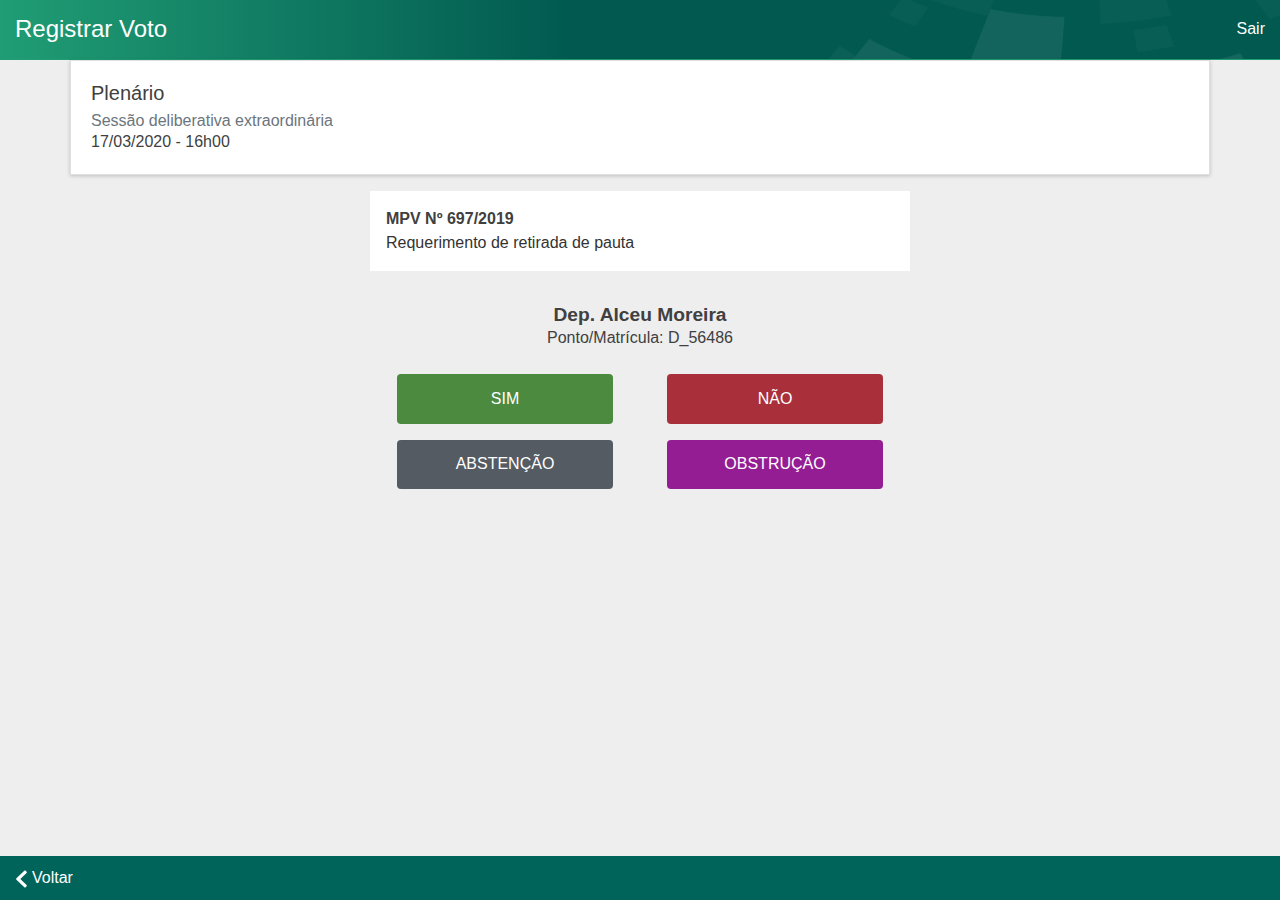
<file: pages/votar.html>
<!doctype html>
<html lang="pt-br">

  <head>
    <!-- Required meta tags -->
    <meta charset="utf-8">
    <meta name="viewport" content="width=device-width, initial-scale=1, shrink-to-fit=no">

    <!-- Bootstrap CSS -->
    <link rel="stylesheet" href="https://stackpath.bootstrapcdn.com/bootstrap/4.4.1/css/bootstrap.min.css">
    <link rel="stylesheet" href="../css/style.css">
    <title>Registrar Voto</title>
  </head>
  <body>
    <div class="header">
      <h1 class="header__title">
        Registrar Voto
      </h1>
      <a href="../login.html" class="header__link-sair">Sair</a>
    </div>
    <div class="container-sm">
        <div class="row">
          <div class="col-sm-12 page__margin-top">
            <div class="card card-session">
                <div class="card-body">
                    <h5 class="card-title">Plenário</h5>
                    <h6 class="card-subtitle text-muted">Sessão deliberativa extraordinária</h6>
                    <p class="card-text">17/03/2020 - 16h00</p>
                </div>
            </div>
          </div>

          <div class="col-sm-12 col-md-6 offset-md-3">

            <div class="container__vote" role="alert">
                <strong>MPV Nº 697/2019</strong> 
                <span class="result-text">Requerimento de retirada de pauta</span>
            </div>

            <h6 class="dep-name">Dep. Alceu Moreira</h6>
            <p class="dep-registration">Ponto/Matrícula: D_56486</p>

            <div class="votar-botoes">
                <a href="votar-confirmacao.html"" class="btn-sim btn-votar">SIM</a>
                <a href="#"" class="btn-nao btn-votar">NÃO</a>
                <a href="#"" class="btn-abs btn-votar">ABSTENÇÃO</a>
                <a href="#"" class="btn-obs btn-votar">OBSTRUÇÃO</a>
            </div>
          </div>

        </div>
    </div>
    <div class="footer footer--back">
      <a href="lista-reuniao.html" class="footer__button footer__button--anterior">
        <img src="../images/chevron-left-solid.svg" alt="Ícone voltar" class="footer__icon" aria-hidden="true"> Voltar
      </a>
    </div>

    <!-- Optional JavaScript -->
    <!-- jQuery first, then Popper.js, then Bootstrap JS -->
    <script src="https://code.jquery.com/jquery-3.4.1.slim.min.js"></script>
    <script src="https://stackpath.bootstrapcdn.com/bootstrap/4.4.1/js/bootstrap.min.js"></script>
  </body>
</file>
<file: css/style.css>
@keyframes rotation{
    0% {
        transform: rotate(0deg);
    }
    25% {
        transform: rotate(0deg);
    }
    75% {
        transform: rotate(180deg);
    }
    100% {
        transform: rotate(180deg);
    }
}

.animate {
    animation: rotation 3s linear infinite;
}

/* Customizações Gerais */
:root {
    --primary-color: #015950;
    --secondary-color: #00645a;
}
.page__margin-top {
    margin: 0;
    padding: 0;
}
.card.card-session{
    border-radius: 0;
    -webkit-box-shadow: 0px 1px 4px 0px rgba(0,0,0,0.2);
    -moz-box-shadow: 0px 1px 4px 0px rgba(0,0,0,0.2);
    box-shadow: 0px 1px 4px 0px rgba(0,0,0,0.2);
}

* {
    color: #404040;
}

body {
    background-color: #eee;
    padding-bottom: 50px;
}

/*Header*/
.header,
.footer {
    display: flex;
    flex-flow: row nowrap;
    align-items: center;
}

.header {
    padding: 15px;
    background-color: var(--primary-color);
    justify-content: space-between;
    border-bottom: 1px solid #209d74;
    background: url(../images/bg_topo.png),-moz-linear-gradient(left,#209d74 0,#015950 45%);
    background: url(../images/bg_topo.png),-webkit-gradient(linear,left top,right top,color-stop(0,#209d74),color-stop(45%,#015950));
    background: url(../images/bg_topo.png),-webkit-linear-gradient(left,#209d74 0,#015950 45%);
    background: url(../images/bg_topo.png),-o-linear-gradient(left,#209d74 0,#015950 45%);
    background: url(../images/bg_topo.png),-ms-linear-gradient(left,#209d74 0,#015950 45%);
    background: url(../images/bg_topo.png), linear-gradient(to right ,#209d74 0,#015950 45%);
}

@media (min-width: 768px){
    .header {
        background: url(../images/bg_topo.png) no-repeat right -15px, -webkit-gradient(linear,left top,right top,color-stop(0,#209d74),color-stop(45%,#015950));
        background: url(../images/bg_topo.png) no-repeat right -15px, -webkit-linear-gradient(left,#209d74 0,#015950 45%);
        background: url(../images/bg_topo.png) no-repeat right -15px, -o-linear-gradient(left,#209d74 0,#015950 45%);
        background: url(../images/bg_topo.png) no-repeat right -15px, -ms-linear-gradient(left,#209d74 0,#015950 45%);
        background: url(../images/bg_topo.png) no-repeat right -15px, linear-gradient(to right,#209d74 0,#015950 45%);
    }
}

    .header__title {
        font-size: 1.5rem;
        color: #FFF;
        margin: 0;
    }

        .header__title--center {
            width: 100%;
            text-align: center;
        }

    .header__link-sair {
        color: #FFF;
    }
    .header__link-sair:hover,
    .header__link-sair:active {
        color: #FFF;
    }

.subheader {
    padding: 10px 15px;
    background-color: var(--secondary-color);
    text-align: center;
}

    .subheader a {
        color: #FFF;
    }

    .subheader__icon {
        height: 15px;
        margin-top: -3px;
    }
    .play-sync__icon {
        height: 15px;
        margin-top: -3px;
    }
    #stop-play{
        color: white;
    }
    .menu__icon {
        height: 36px;
        border: solid 1px #117d63;
        padding: .3rem .8rem;
        border-radius: 4px;
    }

.success-ckeck__icon {
    height: 45px;
    float: left;
    margin: 0 1rem 0 1rem;
}
.erro-ckeck__icon {
    height: 45px;
    margin: 0 1rem 0 1rem;
}

.message-alert.erro-ckeck__icon, 
.message-alert.warning-triangle__icon,
.message-alert.info-circle__icon,
.message-alert.ckeck-circle__icon {
    height: 20px;
    float: left;
    margin: 0 1rem 0 1rem;
}
.message-alert.loading-circle__icon {
    height: 40px;
    margin: 0 1rem .2rem 1rem;
}

/*Footer*/
.footer {
    position: fixed;
    left: 0;
    bottom: 0;
    width: 100%;
    padding: 10px 15px;
    background-color: var(--secondary-color);
    justify-content: center;
}
    .footer--back {
        justify-content: flex-start;
    }

    .footer a,  .footer a:hover, .footer a:active{
        color: #FFF;
    }

    .footer .footer__link-data {
        padding: 0 15px;
        margin: 0 50px;
    }

    .footer__button {
        border: none;
        background-color: transparent;
    }

    .footer__icon {
        height: 20px;
    }

a{
    color:#333333;
    text-decoration: none!important;
}
a.footer__button, a.footer__button:hover, a.footer__button:active{
    color:#ffffff;
}

/* Página de login */
.page-login {
    max-width: none;
    margin-left: 0;
    margin-right: 0;
    padding-top: 0;
    margin-top: 5rem;
}
.page-subtitle {
    display: block;
    text-align: center;
}
.page-title{
    font-size: 2.5rem;
    text-align: center;
    margin-top: 0;
    margin-bottom: 3rem;
    padding: 0 0.5rem 1.5rem 0.5rem;
    border-bottom: 2px solid #598b4f;
}
.btn-infoleg{
    color: #fff;
    background-color: #598b4f;
    border-color: #385D30;
}

/* Registrar presença */
.dep-name {
    margin: 2rem 0 0 0;
    font-size: 1.2rem;
    text-align: center;
    font-weight: bold;
}
.dep-name.dep-name__home{
    margin: 1rem 0 0 0;
}
.dep-registration{
    text-align: center;
}
.result-text__title{
    font-weight: bold;
    line-height: 1.3rem;
    margin: 0;
}
.result-text {
    margin: 0;
    color: #333333;
    display: block;
}
.img-success{
    background-image: url(../img/success.png);
    display: block;
    background-repeat: no-repeat;
    background-position: center;
    background-size: 50px 50px;
    width: 50px;
    height: 50px;
    float: left;
    text-align: center;
    margin: 0 1rem 1rem 0;
}
.card-session-body{
    flex: 1 1 auto;
    min-height: 1px;
    padding: 1.25rem;
    background: white;
}

.card-sessoes {
    background-color: #FFF;
    width: 100%;
    padding: 20px 15px;
    margin-top: 20px;
    -webkit-box-shadow: 3px 3px 7px 0px rgba(0,0,0,0.5);
    -moz-box-shadow: 3px 3px 7px 0px rgba(0,0,0,0.5);
    box-shadow: 3px 3px 7px 0px rgba(0,0,0,0.5);
}

    .card-sessoes__ongoing {
        border-left: 5px solid #018102;
    }

    .card-sessoes__invoked {
        border-left: 5px solid #20518f;
    }

    .card-sessoes__finished {
        border-left: 5px solid #575757;
    }

    .card-sessoes__cancelled {
        border-left: 5px solid #d9534f;
    }

    .card-sessoes__hora {
        font-size: 0.9rem;
        display: flex;
        flex-flow: row nowrap;
        align-items: center;
        color: var(--primary-color);
        margin: 0 0 .1rem 0;
    }

    .card-sessoes__title {
        font-size: 1.4rem;
        margin: 0;
    }

    .card-sessoes__text {
        font-size: 1rem;
        margin: 0;
        line-height: 1.4rem;
    }

    .badge--ongoing {
        background-color: #018102;
    }

    .badge--invoked {
        background-color: #20518f;
    }

    .badge--finished {
        background-color: #575757;
    }

    .badge--cancelled {
        background-color: #d9534f;
    }

        .card-sessoes__icon--mini {
            height: 16px;
            margin-right: 5px;
        }

.card-botoes {
    padding-top: 15px;
    display: flex;
    flex-flow: row nowrap;
    align-items: flex-start;
    justify-content: space-around;
    text-align: center;
}

.card-botao {
    width: 30%;
    height: 90px;
    border: solid 1px #ccc;
    background-color: transparent;
    padding: .5rem;
    border-radius: 4px;
    -webkit-box-shadow: 1px 2px 4px -2px rgba(0,0,0,0.5);
    -moz-box-shadow: 1px 2px 4px -2px rgba(0,0,0,0.5);
    box-shadow: 1px 2px 4px -2px rgba(0,0,0,0.5);
}

.card-botao__icon {
    height: 30px;
    margin-bottom: 5px;
}

.card-botao__text {
    margin: 0;
    line-height: 1.2rem;
}

/* votar */
.container__vote {
    margin-top: 1rem;
    background: white;
    padding: 1rem;
}

.votar-botoes{
    display: flex;
    flex-flow: wrap;
    align-items: flex-start;
    justify-content: space-around;
}
a.btn-votar:hover, a.btn-votar:active{
    color: white;
}
.btn-votar{
    width: 40%;
    border: none;
    background-color: transparent;
    padding: .8rem;
    border-radius: 4px;
    color: white;
    margin: 0.5rem;
    text-align: center;
}
.btn-sim{
    background: #4c8a40;
}
.btn-nao{
    background: #a92f3a;
}
.btn-abs{
    background: #545b62;
}
.btn-obs{
    background: #941d94;
}
.alert.alert-danger.no-border-radius,
.alert.alert-warning.no-border-radius,
.alert.alert-info.no-border-radius,
.alert.alert-success.no-border-radius,
.alert.alert-light.no-border-radius{
    border-radius: 0px;
    display: flex;
    align-items: center;
}
/*Navbar*/
.navbar{
    padding: .5rem .5rem;
}
.navbar-infoleg {
    background: #015950;
    padding: 0;
    margin: 0;
}
ul.nav-list{
    list-style-type: none;
    margin: 0;
    padding: 0.5rem 1rem;
}
li.nav-item {
    margin: 1rem 0;
}
.cards-list{
    list-style-type: none;
    margin: 0;
    padding: 0;;
}

.status-aplicacao__prototipacao,
.status-aplicacao__desenvolvimento,
.status-aplicacao__teste,
.status-aplicacao__homologacao {
    display: block;
    color: white;
    text-align: center;
    font-size: .8rem;
}

.status-aplicacao__prototipacao {
    background: #305EA0;
}
.status-aplicacao__desenvolvimento {
    background: #b83636;
}
.status-aplicacao__teste {
    background: #D7B13B;
}
.status-aplicacao__homologacao {
    background: #E49553;
}
.cod-id{
    font-size: .8rem;
}

/*resultado votação*/
.container-votes {
    margin-top: 1rem;
}
.panel-votes {
    text-align: center;
    padding: 0;
}
.panel-votes-num{
    font-size: 2rem;
    font-weight: bold;
    margin-bottom: -5px;
}
.panel-votes-text {
    margin: 0;
}
ul.row.row-cols-2 {
    margin: 15px 0 0 0;
    padding: 0;
    list-style-type: none;
    border: solid 1px #cccccc;
}
li.col-12.col-md-2.container-votes {
    background: #cccccc;
    margin: 0;
    padding: 0 0 5px 0;
}
li.col-6.col-md-1.container-votes  {
    padding: 0;
    margin: 0;
    border-left: 1px solid #ccc;
}
li.col-6.col-md-2.container-votes{
    padding: 0;
    margin: 0;
    border-left: 1px solid #ccc;
}
@media (max-width: 768px){
    li.col-6.col-md-1.container-votes  {
        border-bottom: 1px solid #ccc;
        padding-bottom: 5px;
    }
    li.col-6.col-md-2.container-votes{
        border-bottom: 1px solid #ccc;
        padding-bottom: 5px;
    }
}
a.voting-result__link,
a.voting-result__link a:hover,
a.voting-result__link a:active{
    color: #0056b3;
}
.voting-result-container{
    margin-top: 1rem;
}
.vote-title-coluns {
    margin-top: 1rem;
    font-size: 1.5rem;
}
ul.row.row-cols-2.voting-result__list {
    margin: 0;
    padding: 0;
}
.voting-result__list {
    list-style-type: none;
    margin: 0;
}
.voting-result__item-vote{
    margin: 0;
}
.voting-result__item{
    border-bottom: solid 1px #cccccc;
    padding-bottom: .2rem;
}
.voting-result__item:last-of-type{
    border-bottom: none;
}
.voting-result__item p{
    font-weight: bold;
}
@media (max-width: 768px){
    .voting-result__item:nth-child(odd){
        border-right: solid 1px #cccccc;
    }
}
@media (min-width: 768px){
    .voting-result__item:nth-child(n+1):nth-child(-n+5),
    .voting-result__item:nth-child(n+7):nth-child(-n+11),
    .voting-result__item:nth-child(n+13):nth-child(-n+17),
    .voting-result__item:nth-child(n+19):nth-child(-n+23),
    .voting-result__item:nth-child(n+25):nth-child(-n+27){
        border-right: solid 1px #cccccc;
    }
    .voting-result__item:nth-child(n+25):nth-child(-n+27){
        border-bottom: none;
    }
}
.tab__item-vote p{
    justify-content: space-between;
    display: flex;
    flex-flow: wrap;
    margin: 0;
}
.tab__item-partido{
    color: #777777;
    font-weight: normal!important;
}
.tab__item-vote{
    border-bottom: dashed 2px #cccccc;
    padding-bottom: .2rem;
    margin: 0;
}
.tab__item-vote:last-of-type{
    border-bottom: none;
}
.tab__item-name{
    font-weight: bold;
    margin: 0;
}
.text-vote__nao{
    color: #a92f3a;
}
.text-vote__sim{
    color: #4c8a40;
}
.text-vote__abstencao{
    color: #545b62;
}
.text-vote__obstrucao{
    color: #941d94;
}
.text-vote__presidente,
.text-vote__liberado{
    color: #333333;
}
.custom-control__vote {
    padding: .3rem 2.5rem;
    min-height: 2.5rem;
}
.custom-control-label::before {
    top: 0rem;
    left: -2rem;
    width: 1.5rem;
    height: 1.5rem;
}
.custom-control-label::after {
    top: -.3rem;
    left: -2.25rem;
    width: 2rem;
    height: 2rem;
}
.nav-link__vote.nav-link {
    border-radius: .25rem;
    color: #0056b3;
}
.orientacao-lideranca {
    margin: 1rem;
    text-align: center;
}
.orientacao-lideranca__link{
    color: #0056b3;
}

/*Abas votação e presença*/
.tab__title{
    font-size: 1.2rem;
}
@media (max-width: 768px){
    .tab__subtitle-legend{
        font-size: 1rem;
        justify-content: space-between;
        display: flex;
    }
}
.tab__legend{
    font-weight: bold;
    margin: 0;
}
.tab__parlamentares{
    border-bottom: dashed 2px #cccccc;
    padding: .5rem 0;
}
.partido-titular{
    display: block;
    color: #777777;
}
.tab__legend-status--title{
    font-weight: bold;
    display: block;
}
.tab__legend-status--desc{
    display: block;
}
.badge-titular {
    width: 10px;
    height: 10px;
    background: green;
    display: inline-block;
}
.badge-suplente {
    width: 10px;
    height: 10px;
    background: orange;
    display: inline-block;
}
.tab__list{
    list-style-type: none;
    margin: 0;
}
.tab__item{
    margin-bottom: .5rem;
}
.tab__bloco {
    margin: 0;
}
.data-voto__contabilizado,
.data-voto__nao-contabilizado{
    color: #777777;
}
.tab__bloco--partido{
    font-weight: bold;
}
.parlamentar-titular__container,
.parlamentar-suplente__container{
    display: flex;
    justify-content: space-between;
}
.parlamentar-suplente__container{
    margin-bottom: .5rem;
}
.parlamentar-titular,
.parlamentar-suplente {
    width: 50%;
}
.parlamentar-titular__container.nao-membro {
    margin-bottom: .5rem;
    border-bottom: solid 1px #cccccc;
}
.parlamentar-titular__container.nao-membro:last-of-type {
    border-bottom: none;
}
@media (min-width: 768px){
    .parlamentar-suplente__container {
        margin-bottom: 0;
        background: #cccccc;
        padding: .5rem;
    }
    .parlamentar-titular__container {
        margin-bottom: 0;
        padding: .5rem;
    }
    .tab__parlamentares {
        border-bottom: none;
        padding: 0;
    }
    .parlamentar-titular__container.nao-membro:nth-child(odd){
        background: #cccccc;
        padding: .5rem!important;
        margin-bottom: 0!important;
    }
    .parlamentar-titular__container.nao-membro {
        margin-bottom: 0!important;
        border-bottom: none!important;
    }
    .tab__legend {
        font-weight: bold;
        margin: 1rem 0 .5rem 0;
    }
    .tab__subtitle-legend span.badge-titular,
    .tab__subtitle-legend span.badge-suplente{
        margin-left: 1rem;
    }
}
</file>
